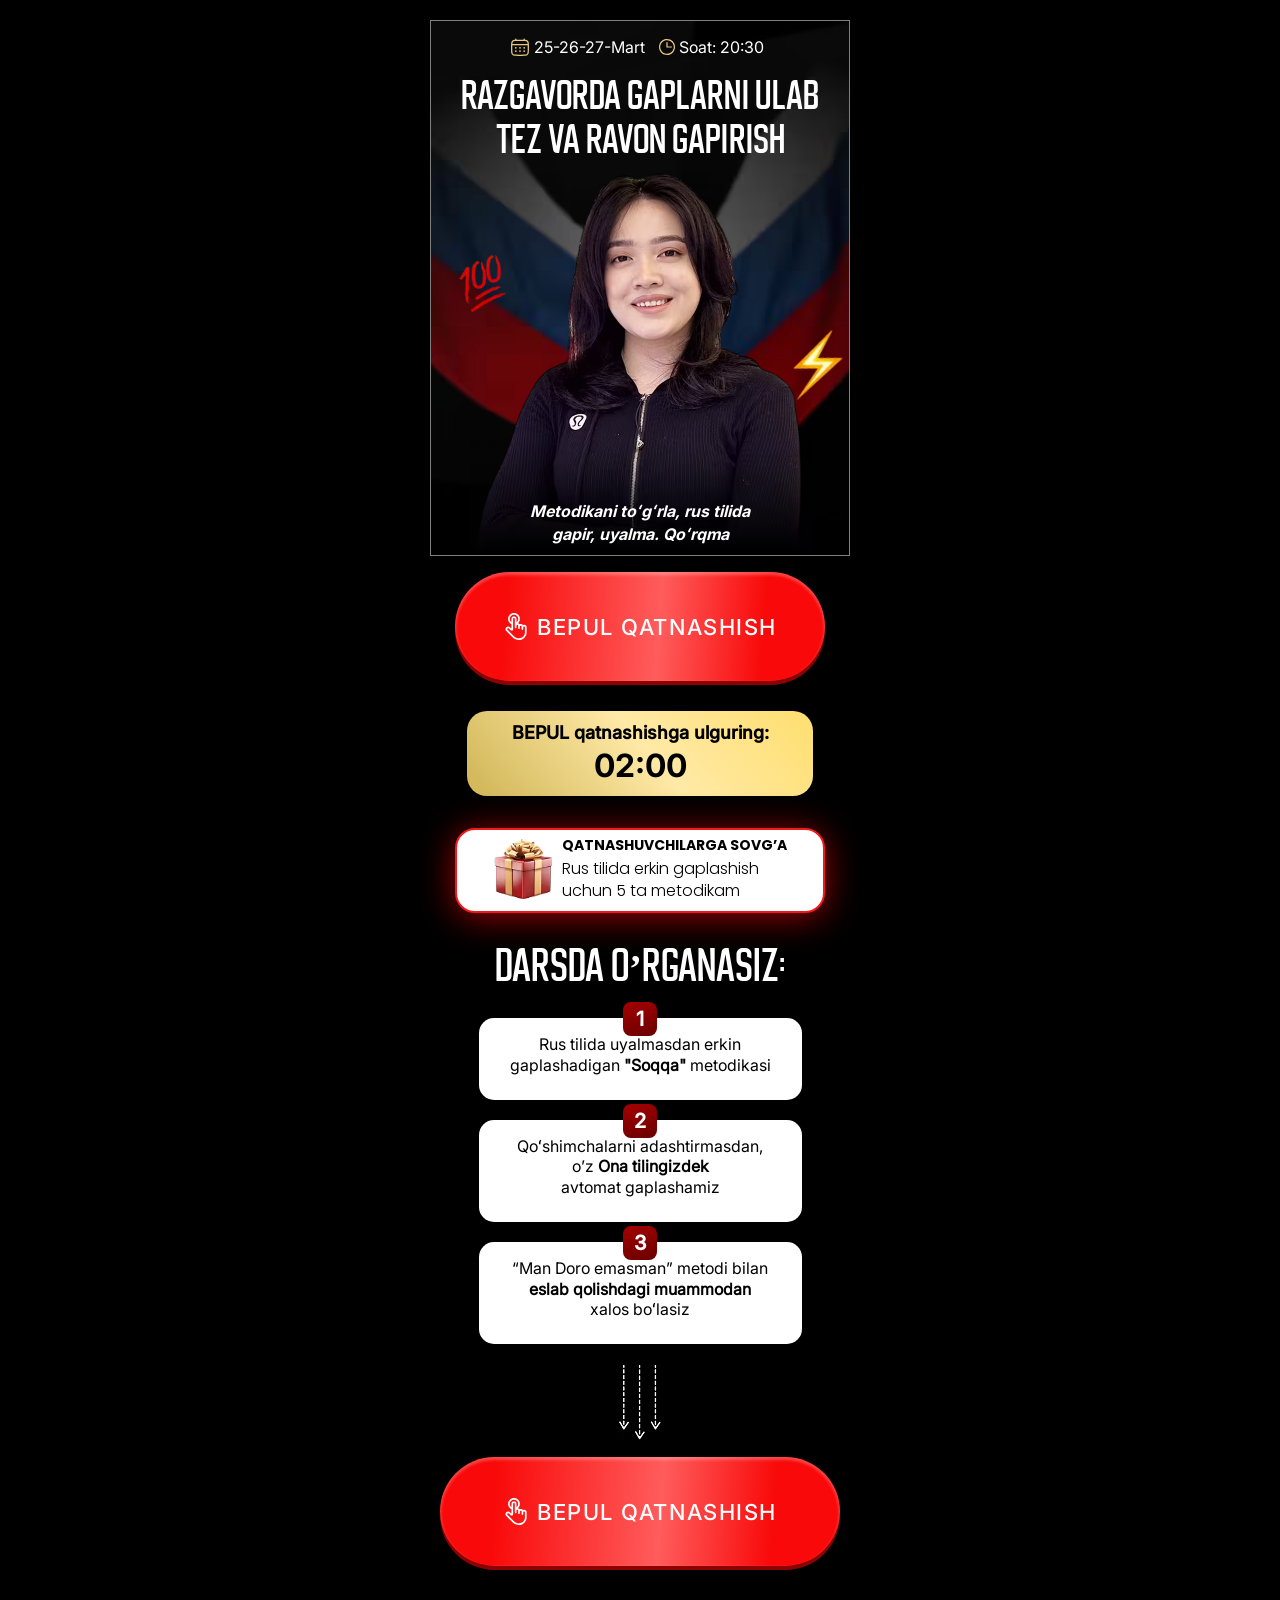
<file: c/index.html>
<!DOCTYPE html>
<html lang="uz">

<head>
  <meta charset="UTF-8">
  <meta name="viewport" content="width=device-width, initial-scale=1.0">
  <title>c</title>
  <style>
    *{margin:0;padding:0;box-sizing:border-box}body{background-color:#000}.container{max-width:420px;margin-left:auto;margin-right:auto;padding-left:25px;padding-right:25px}.header{padding-top:20px;padding-bottom:100px;padding-left:20px;padding-right:20px}.header__container{background-image:url(images/flag.avif);background-repeat:no-repeat;background-size:cover;border:1px solid #7f7f7f;overflow:hidden}.header__texts{display:flex;align-items:center;gap:14px;max-width:261px;width:100%;margin-left:auto;margin-right:auto;padding-top:16px;margin-bottom:15px}.header__text{font-family:InterRegular;font-weight:400;font-size:clamp(12px,4vw,16px);line-height:100%;color:#ffff;display:flex;align-items:center;gap:4px}.title{font-family:Buyan;font-weight:700;font-size:clamp(20px,5vw,34px);line-height:130%;text-align:center;text-transform:uppercase;color:#fff;margin-bottom:5px}.flex{position:relative;display:flex;align-items:center;justify-content:center;flex-direction:column}.full__img{position:absolute;left:clamp(-7px,-8vw,10px);top:70px;object-fit:contain}.logo{object-fit:cover}.flex__text{font-family:InterBold;font-weight:700;font-style:Italic;font-size:16px;line-height:140%;text-align:center;color:#fff;margin-top:-50px;margin-bottom:10px}.energy__img{position:absolute;object-fit:cover;right:-30px;bottom:150px;transform:rotate(-8.6deg)}.btn{display:flex;align-items:center;justify-content:center;gap:7px;font-family:InterMedium,sans-serif;font-weight:500;font-size:clamp(13px,1.5vw + 9px,22px);line-height:100%;letter-spacing:.07em;color:#fff;max-width:400px;width:100%;padding:clamp(20px,4vw + 10px,41px) clamp(20px,3vw + 10px,39px);background:linear-gradient(94.13deg,#f90909 13.8%,#ff5c5c 55.11%,#f90909 83%);box-shadow:0 4px 0 0 #8f0000,0 2px 3px 1px #ffffff40 inset;border-radius:100px;border:none;cursor:pointer;margin-left:auto;margin-right:auto;margin-top:16px;transition:transform .2s ease,box-shadow .2s ease}.center__yellow{max-width:346px;width:100%;background:linear-gradient(229.81deg,#ffdf70 .91%,#ffe9a6 47.68%,rgba(255,223,112,.831373) 94.44%);border:1px solid #fff;padding:10px 0;display:flex;align-items:center;justify-content:center;flex-direction:column;border-radius:20px;border:none;margin-top:30px;margin-left:auto;margin-right:auto;margin-bottom:32px}.center__yellow__text{font-family:InterMedium;font-weight:600;font-size:clamp(12px,4vw,18px);line-height:130%;text-align:center;color:#000}.timer__text{font-family:InterBold;font-weight:700;font-size:32px;line-height:130%;text-align:center;color:#000}.center__flex{background-color:#fff;max-width:373px;width:100%;display:flex;align-items:center;justify-content:center;gap:9px;border-radius:20px;border:none;padding:6px 12px 9px 12px;border:2px solid #f11919;box-shadow:0 4px 35px 0 #c10404cc;margin-bottom:32px}.gift{width:clamp(60px,2vw,84px);height:clamp(60px,2vw,86px);object-fit:cover;margin-left:0}.flex__gift{font-family:PoppinsBold;font-weight:700;font-size:clamp(9px,3vw,14px);line-height:130%;text-transform:uppercase;color:#000;margin-bottom:4px}.flex__text__regular{font-family:PoppinsLight;font-weight:300;font-size:clamp(10px,3vw,16px);line-height:135%}.bottom{margin-left:auto;margin-right:auto}.bottom__title{font-family:Buyan;font-weight:700;font-size:clamp(30px,3vw,42px);line-height:100%;text-transform:uppercase;color:#fff;text-align:center;margin-bottom:35px}.wrapper{max-width:323px;width:100%;display:flex;flex-direction:column;gap:20px;margin-left:auto;margin-right:auto;margin-bottom:16px}.bottom__inner{background-color:#fff;display:flex;flex-direction:column;align-items:center;border-radius:15px;position:relative}.bottom__inner__title{font-family:InterMedium;font-weight:600;font-size:20px;line-height:100%;text-align:center;background:linear-gradient(161.24deg,#a40000 0,#6a0000 100%);width:34px;height:34px;display:flex;align-items:center;justify-content:center;color:#fff;border-radius:8px;position:absolute;top:-16px}.bottom__inner__text{font-family:InterRegular;font-weight:400;font-size:clamp(12px,3vw,16px);line-height:130%;text-align:center;padding-top:16px;padding-bottom:24px}.arrow__img{display:flex;margin-left:auto;margin-right:auto;object-fit:cover}
  </style>
  <link rel="stylesheet" href="./css/main.css" media="print" onload="this.media='all'" />
  <noscript>
    <link rel="stylesheet" href="./css/main.css" />
  </noscript>
  <meta name="description"
    content="Only News bilan kunning eng muhim yangiliklarini qisqa, tez va foydali formatda oling.">
</head>

<body>

  <header class="header">
    <div class="header__container container">
      <div class="header__texts">
        <p class="header__text"><img src="./images/calendar.svg" alt="CalendarImg" width="20" height="20" loading="lazy"
            decoding="async">25-26-27-Mart</p>
        <p class="header__text"><img src="./images/time.svg" alt="Time" width="16" height="16" loading="lazy"
            decoding="async">Soat: 20:30</p>
      </div>
      <h2 class="title">RAZGAVORDA GAPLARNI ULAB TEZ VA RAVON GAPIRISH</h2>
      <div class="flex">
        <img src="./images/💯.avif" alt="Img" class="full__img" width="68" height="95" fetchpriority="high"
          decoding="async">
        <img src="./images/logo.avif" alt="logoImg" class="logo" width="341" height="385" fetchpriority="high"
          decoding="async">
        <p class="flex__text">Metodikani toʻgʻrla, rus tilida <br> gapir, uyalma. Qoʻrqma</p>
        <img src="./images/⚡️.avif" alt="Img" class="energy__img" width="72" height="80" fetchpriority="high"
          decoding="async">
      </div>
    </div>
    <div class="center container">
      <button class="btn" id="open">
        <img src="./images/submit.svg" alt="submit" width="27" height="27" loading="lazy" decoding="async"> BEPUL
        QATNASHISH
      </button>
      <div class="center__yellow">
        <p class="center__yellow__text">BEPUL qatnashishga ulguring:</p>
        <div class="timer">
          <p class="timer__text" id="timer">04:59</p>
        </div>
      </div>
      <div class="center__flex">
        <img src="./images/dift.avif" alt="GistImg" width="84" height="86" loading="lazy" decoding="async" class="gift">
        <div>
          <p class="flex__gift">Qatnashuvchilarga sovg’a</p>
          <p class="flex__text__regular"> Rus tilida erkin gaplashish <br> uchun 5 ta metodikam</p>
        </div>
      </div>
    </div>
    <div class="bottom container">
      <h2 class="bottom__title">Darsda o’rganasiz:</h2>
      <div class="wrapper">
        <div class="bottom__inner">
          <h4 class="bottom__inner__title">1</h4>
          <p class="bottom__inner__text">Rus tilida uyalmasdan erkin <br> gaplashadigan <b>"Soqqa"</b> metodikasi</p>
        </div>
        <div class="bottom__inner">
          <h4 class="bottom__inner__title">2</h4>
          <p class="bottom__inner__text">Qoʻshimchalarni adashtirmasdan, <br> o’z <b> Ona tilingizdek</b> <br>
            avtomat gaplashamiz</p>
        </div>
        <div class="bottom__inner">
          <h4 class="bottom__inner__title">3</h4>
          <p class="bottom__inner__text">“Man Doro emasman” metodi bilan <br> <b> eslab qolishdagi muammodan</b> <br> xalos boʻlasiz</p>
        </div>
      </div>
    </div>
    <img src="./images/arrow.avif" alt="arrowImg" width="47" height="81" loading="lazy" decoding="async"
      class="arrow__img">
    <button class="btn" id="open">
      <img src="./images/submit.svg" alt="submit" width="27" height="27" loading="lazy" decoding="async"> BEPUL
      QATNASHISH
    </button>
  </header>

    <div id="registrationModal" class="homeModal" style="display: none">
    <div class="homeModalOverlay"></div>
    <div class="homeFormContainer">
      <button class="closeButton" id="closeModalBtn">
        <svg xmlns="http://www.w3.org/2000/svg" width="16" height="16" viewBox="0 0 12 12" fill="none">
          <path d="M1 11L11 1M1 1.00001L11 11" stroke="currentColor" stroke-width="1.5" stroke-linecap="round" />
        </svg>
      </button>
      <div class="homeFormTop">
        <h1 class="homeFormTopTitle">
          Ro'yxatdan o'tish uchun <br> ma'lumotlaringizni kiriting!
        </h1>
      </div>
      <form id="registrationForm" name="contact-form">
        <div class="HomeFormRow">
          <label class="HomeFormRowLabel" for="name">Ismingiz:</label>
          <input class="HomeFormRowInput" type="text" id="name" name="name" placeholder="Ismingizni kiriting"
            autocomplete="name" />
          <p class="homeFormErrorText" id="nameError" style="display: none">❌ Ismingizni kiriting!</p>
        </div>

        <div class="HomeFormRow">
          <label class="HomeFormRowLabel" for="phone">Telefon raqamingiz:</label>
          <div class="phone-input-container">
            <button type="button" class="selected-country" id="selectedCountry">
              
              <span class="selected-code" id="selectedCountryCodeText">+998</span>
            </button>
            <div class="country-dropdown" id="countryDropdown" style="display:none"></div>
            <div class="phone-field" style="flex: 1;">
              <input class="HomeFormRowInput phone-input" type="tel" id="phone" name="phone" inputmode="numeric"
                placeholder="88 888 88 88" autocomplete="tel"
                style="border: none; background-color: transparent; padding-left: 5px; width: 100%;" />
            </div>
          </div>
          <p class="homeFormErrorText" id="phoneError" style="display:none">❌ Telefon raqam mos emas!</p>
        </div>

        <button type="submit" class="HomeFormBtn" id="submitBtn">DAVOM ETISH</button>
      </form>
    </div>
  </div>

  <script src="./js/app.js"></script>
  <script src="./js/phoneFormatter.js"></script>
  <script src="./js/thankYou.js"></script>
</body>

</html>
</file>
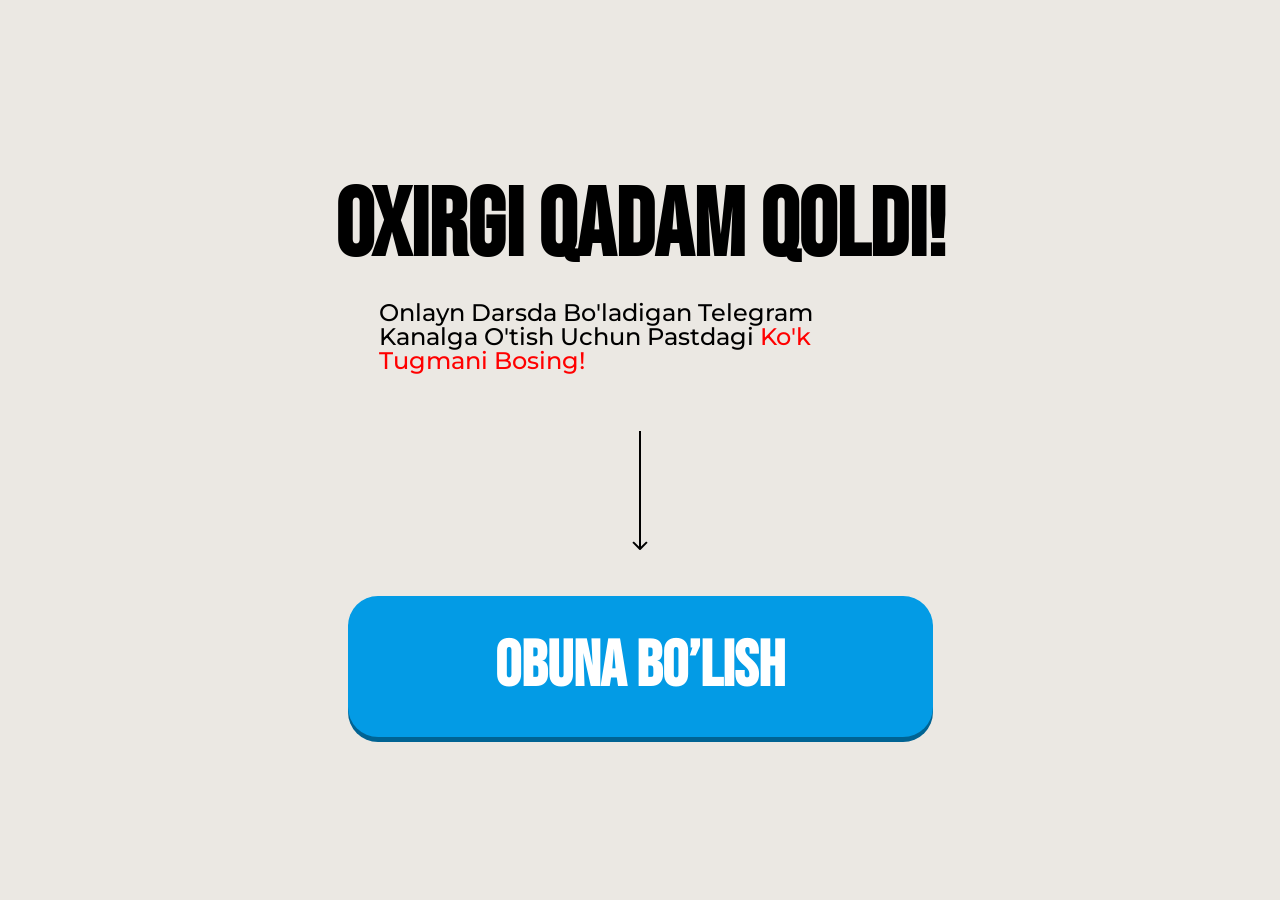
<file: b/thankYou.html>
<!DOCTYPE html>
<html lang="uz">
<head>
  <meta charset="UTF-8" />
  <meta name="viewport" content="width=device-width, initial-scale=1.0" />
  <title>Obuna Bo'lish</title>
  <style>* {margin: 0;padding: 0;box-sizing: border-box;}.header {padding-top: 0px;padding-bottom: 0px;background-color: #ebe8e3;min-height: 100vh;padding-top: 180px;}.header-container {margin-left: auto;margin-right: auto;max-width: 671px;width: 100%;display: flex;background-repeat: no-repeat;padding-left: 20px;padding-right: 20px;}.hero-left {max-width: 903px;width: 100%;display: flex;flex-direction: column;align-items: center;}.hero-title {font-family: "Bebas Neue", sans-serif;font-weight: 700;font-size: 96px;line-height: 100%;letter-spacing: 0%;text-align: center;margin-bottom: 25px;text-transform: uppercase;max-width: 622px;}.hero-text {font-family: "Montserrat", sans-serif;font-weight: 500;font-size: 24px;line-height: 100%;letter-spacing: 0%;margin-bottom: 58px;max-width: 522px;}.hero-text>span {color: #ff0000;}.hero-btn-box {max-width: 585px;width: 100%;}.hero-img {text-align: center;align-items: center;justify-content: center;margin-bottom: 46px;display: flex;margin-left: auto;margin-right: auto;}.hero-btn {display: flex;align-items: center;justify-content: center;font-family: "Bebas Neue", sans-serif;font-weight: 700;font-size: 64px;line-height: 100%;text-align: center;padding: 39px 0px 38px 0px;background-color: #039BE5; box-shadow: 0px 5px 0px 0px #006393;color: white;border-radius: 30px;max-width: 585px;width: 100%;border: none;text-transform: uppercase;margin-bottom: 42px;text-decoration: none;max-height: 142px;}.hero-box {padding: 0 35px 0 20px;border-radius: 10px;border: 1px solid #bcbcbc;background-color: #fff;max-width: 585px;width: 100%;display: flex;align-items: center;gap: 12px;}.hero-box-text {font-family: "Montserrat", sans-serif;font-weight: 600;font-size: 16px;line-height: 100%;letter-spacing: 0%;}.img {display: none;}.hero-box-img {width: 70px;min-height: 70px;}@media (max-width: 500px) {.header {padding-top: 30%;padding-bottom: 0px;background-image: none;}.hero-left {display: block;}.header-container {margin-left: auto;margin-right: auto;text-align: center;padding-left: 10px;padding-right: 10px;}.hero-title {font-weight: 700;font-size: 40px;line-height: 100%;letter-spacing: 0%;text-align: center;margin-bottom: 5px;}.hero-text {font-weight: 500;font-size: 14px;line-height: 100%;letter-spacing: 0%;margin-bottom: 28px;max-width: 355px;width: 100%;margin-left: auto;margin-right: auto;}.hero-img {margin-bottom: 24px;height: 69px;}.hero-btn {font-weight: 700;font-size: 32px;line-height: 100%;letter-spacing: 0%;text-align: center;padding: 23px 0px 20px 0px;border-radius: 30px;max-width: 345px;width: 100%;margin-left: auto;margin-right: auto;margin-bottom: 25px;}.hero-box {padding: 5px 10px 10px 9px;border-radius: 10px;text-align: left;max-width: 372px;margin-left: auto;margin-right: auto;}.hero-box-img {max-width: 41px;width: 41px;min-width: 41px;height: auto;object-fit: contain;min-height: 40px;}.hero-box-text {font-weight: 600;font-size: 11px;line-height: 130%;letter-spacing: 0%;padding-top: 3px;padding-bottom: 2px;}.img {display: flex;max-width: 632px;width: 100%;margin-left: auto;margin-right: auto;width: 100%;object-fit: cover;height: auto;}}.footer {padding-top: 25px;padding-bottom: 25px;background-color: black;}.footer__container {display: flex;align-items: center;justify-content: center;}.footer__link {color: white;font-size: 16px;font-weight: 400;font-family: sans-serif;text-decoration: none;b {font-weight: 700;text-decoration: underline;}}</style>
  <link rel="preload" href="https://fonts.googleapis.com/css2?family=Bebas+Neue" as="style" />
  <link rel="preload" href="https://fonts.googleapis.com/css2?family=Montserrat:wght@500;600;700" as="style" />
  <link href="https://fonts.googleapis.com/css2?family=Bebas+Neue&family=Montserrat:wght@500;600;700&display=swap" rel="stylesheet" />
  <meta name="facebook-domain-verification" content="mfv7rxk1x52m74u5ntl4uczo7xzr1r" />
</head>
<body>
  <section class="header">
    <div class="header-container">
      <div class="hero-left">
        <h2 class="hero-title">oxirgi qadam qoldi!</h2>
        <p class="hero-text">
         Onlayn Darsda Bo'ladigan Telegram Kanalga O'tish Uchun Pastdagi <span>Ko'k Tugmani Bosing!</span>
        </p>
        <div class="hero-btn-box">
          <img class="hero-img" src="./images/thankyou.svg" alt="Arrow icon" />
          <a href="#" class="hero-btn thankYouBtn">obuna bo’lish</a>
        </div>
      </div>
    </div>
  </section>
  <script defer src="./js/thankYou.js"></script>
</body>

</html>
</file>
<file: c/css/main.css>
@font-face {
	font-family: InterRegular;
	src: url(../fonts/Inter/Inter_18pt-Regular.woff2);
	font-display: swap;
}

@font-face {
	font-family: InterMedium;
	src: url(../fonts/Inter/Inter_18pt-Medium.woff2);
	font-display: swap;
}

@font-face {
	font-family: InterBold;
	src: url(../fonts/Inter/Inter_18pt-Bold.woff2);
	font-display: swap;
}

@font-face {
	font-family: Buyan;
	src: url(../fonts/Buyan/yubuyan-bold.woff2);
	font-display: swap;
}

@font-face {
	font-family: PoppinsLight;
	src: url(../fonts/Poppins/Poppins-Light.woff2);
	font-display: swap;
}

@font-face {
	font-family: PoppinsBold;
	src: url(../fonts/Poppins/Poppins-Bold.woff2);
	font-display: swap;
}

.homeModal, .homeModalOverlay {position: fixed;top: 0;height: 100vh;width: 100%;left: 0;}.homeModal {z-index: 30;justify-content: center;align-items: center;display: flex;}.homeModalOverlay {background-color: rgba(0, 0, 0, 0.3);backdrop-filter: blur(5px);}.homeFormContainer {position: relative;z-index: 30;background-color: #fff;color: #000;border-radius: 8px;padding: 20px 40px 40px;width: 100%;max-width: 520px;box-shadow: 0 4px 12px rgba(0, 0, 0, 0.1);margin: 0 20px;position: fixed;top: 50%;left: 50%;transform: translate(-50%, -50%);}.homeFormTop {display: flex;justify-content: space-between;}.homeFormTopTitle {font-family: Inter, sans-serif;font-size: clamp(21px, 6.6vw, 24px);margin: 0 0 20px;color: #000;font-weight: 600;text-align: center;margin-left: auto;margin-right: auto;}.closeButton {background: 0 0;border: none;cursor: pointer;padding: 4px;justify-content: center;align-items: center;display: flex;position: absolute;top: 20px;right: 20px;color: #000;}.homeFormErrorText {color: #e53e3e;margin-bottom: 12px;font-size: 14px;font-family: system-ui, -apple-system, BlinkMacSystemFont, "Segoe UI", sans-serif;padding-top: 5px;padding-bottom: 5px;}.HomeFormRowInput, .HomeFormRowLabel {font-family: system-ui, -apple-system, BlinkMacSystemFont, "Segoe UI", sans-serif;font-size: 18px;}.HomeFormRow {margin-bottom: 20px;}.HomeFormRowLabel {display: block;margin-bottom: 6px;color: #000;}.HomeFormRowInput {width: 100%;padding: 10px 16px;border: 1px solid #c9c9c9;min-height: 48px;background-color: #f3f7f8;border-radius: 6px;font-weight: 400;outline: 0;height: 50px;transition: border-color 0.2s;}.HomeFormRowInput:focus {border-color:linear-gradient(90deg, #674529 0%, #885a35 51.92%, #674529 100%);transition: 0.3s;}.HomeFormRowInput::placeholder {color: #aaa;}.HomeFormBtn {font-family: sans-serif;height: 60px;width: 100%;cursor: pointer;border-radius: 10px;background: linear-gradient(90deg, #674529 0%, #885a35 51.92%, #674529 100%);transition: 0.3s;font-weight: 700;font-size: 28px;color: white;text-transform: uppercase;border: none;position: relative;display: flex;align-items: center;justify-content: center;}.phone-input-container {display: flex;align-items: center;position: relative;border: 1px solid #c9c9c9;background-color: transparent;border-radius: 6px;}.phone-input-container:focus {border-color: #e71f1f;}.selected-code {display: flex;margin-left: 10px;}.country-selector {position: relative;margin-right: 10px;}.selected-country {display: flex;align-items: center;padding: 10px;padding-right: 0;border-radius: 6px;cursor: pointer;min-height: 50px;font-family: sans-serif !important;font-size: 18px;font-weight: 400 !important;min-width: max-content;border: none;background-color: transparent;}.country-dropdown {position: absolute;top: 110%;left: 0;width: 100%;background-color: #fff;border: 1px solid #c9c9c9;border-radius: 6px;box-shadow: 0 4px 12px rgba(0, 0, 0, 0.1);z-index: 40;max-height: 200px;overflow-y: auto;font-family: sans-serif !important;font-weight: 400 !important;}.country-option {display: flex;justify-content: space-between;align-items: center;padding: 10px;cursor: pointer;font-family: sans-serif;font-weight: 400 !important;}.country-option:hover {background-color: #f3f7f8;}.country-option.selected {background-color: #e6f0fa;}@media screen and (max-width: 768px) {.homeFormContainer {max-width: 100%;padding: 80px 20px 20px;margin: 0;border-radius: 6px;height: 100vh;}.homeFormTopTitle {text-align: center;max-width: 408px;margin-left: auto;margin-right: auto;font-weight: 700;margin-bottom: 15px;}.homeFormTop {flex-direction: column;align-items: flex-start;}.closeButton {width: 100%;height: 50px;background-color: #000;color: #fff;padding-right: 20px;top: 0;left: 0;justify-content: end;}.homeFormErrorText {font-size: 12px;margin-bottom: 8px;}.HomeFormRowLabel {margin-bottom: 6px;}.HomeFormRowInput {padding: 0 12px;min-height: 40px;background-color: transparent;}.HomeFormRowInput::placeholder {color: #a3a3a3;}.HomeFormBtn {font-size: 18px;font-weight: 700;margin-top: 24px;}}@media screen and (max-width: 480px) {.homeFormContainer {max-width: 100%;padding: 80px 20px 20px;margin: 0;border-radius: 6px;height: 100vh;}.homeFormTopTitle {text-align: center;margin: 0 auto 15px;}.homeFormErrorText {font-size: 12px;margin-bottom: 8px;}.HomeFormRowLabel {margin-bottom: 6px;}.HomeFormRowInput {padding: 0 12px;min-height: 40px;background-color: transparent;border-radius: 10px;}.HomeFormRowInput::placeholder {color: #a3a3a3;}.HomeFormBtn {font-size: 16px;padding: 10px 0;margin-top: 24px;height: 50px;}}
/* 
* {
	margin: 0;
	padding: 0;
	box-sizing: border-box;
}

body {
	background-color: #000000;
}

.container {
	max-width: 420px;
	margin-left: auto;
	margin-right: auto;
	padding-left: 25px;
	padding-right: 25px;
}

.header {
	padding-top: 20px;
	padding-bottom: 100px;
	padding-left: 20px;
	padding-right: 20px;
}
.header__container {
	background-image: url(../images/flag.avif);
	background-repeat: no-repeat;
	background-size: cover;
	border: 1px solid #7f7f7f;
	overflow: hidden;
}
.header__texts {
	display: flex;
	align-items: center;
	gap: 14px;
	max-width: 261px;
	width: 100%;
	margin-left: auto;
	margin-right: auto;
	padding-top: 16px;
	margin-bottom: 15px;
}
.header__text {
	font-family: InterRegular;
	font-weight: 400;
	font-size: clamp(12px, 4vw, 16px);
	line-height: 100%;
	color: #ffff;
	display: flex;
	align-items: center;
	gap: 4px;
}
.title {
	font-family: Buyan;
	font-weight: 700;
	font-size: clamp(20px, 5vw, 34px);
	line-height: 130%;
	text-align: center;
	text-transform: uppercase;
	color: #ffffff;
	margin-bottom: 5px;
}
.flex {
	position: relative;
	display: flex;
	align-items: center;
	justify-content: center;
	flex-direction: column;
}
.full__img {
	position: absolute;
	left: clamp(-7px, -8vw, 10px);
	top: 70px;
	object-fit: contain;
}
.logo {
	object-fit: cover;
}
.flex__text {
	font-family: InterBold;
	font-weight: 700;
	font-style: Italic;
	font-size: 16px;
	line-height: 140%;
	text-align: center;
	color: #ffffff;
	margin-top: -50px;
	margin-bottom: 10px;
}
.energy__img {
	position: absolute;
	object-fit: cover;
	right: -30px;
	bottom: 150px;
	transform: rotate(-8.6deg);
}

.btn {
  display: flex;
  align-items: center;
  justify-content: center;
  gap: 7px;
  font-family: InterMedium, sans-serif;
  font-weight: 500;
  font-size: clamp(13px, 1.5vw + 9px, 22px);
  line-height: 100%;
  letter-spacing: 0.07em;
  color: #ffffff;
  max-width: 400px;
  width: 100%;
  padding: clamp(20px, 4vw + 10px, 41px) clamp(20px, 3vw + 10px, 39px);
  background: linear-gradient(
    94.13deg,
    #f90909 13.8%,
    #ff5c5c 55.11%,
    #f90909 83%
  );
  box-shadow: 0px 4px 0px 0px #8f0000, 
              0px 2px 3px 1px #ffffff40 inset;
              
  border-radius: 100px;
  border: none;
  cursor: pointer;
  margin-left: auto;
  margin-right: auto;
  margin-top: 16px;

  transition: transform 0.2s ease, box-shadow 0.2s ease;
}
.center__yellow {
	max-width: 346px;
	width: 100%;
	background: linear-gradient(
		229.81deg,
		#ffdf70 0.91%,
		#ffe9a6 47.68%,
		rgba(255, 223, 112, 0.831373) 94.44%
	);
	border: 1px solid #ffffff;
	padding: 10px 0;
	display: flex;
	align-items: center;
	justify-content: center;
	flex-direction: column;
	border-radius: 20px;
	border: none;
	margin-top: 30px;
	margin-left: auto;
	margin-right: auto;
	margin-bottom: 32px;
}
.center__yellow__text {
	font-family: InterMedium;
	font-weight: 600;
	font-size: clamp(12px, 4vw, 18px);
	line-height: 130%;
	text-align: center;
	color: #000000;
}
.timer__text {
	font-family: InterBold;
	font-weight: 700;
	font-size: 32px;
	line-height: 130%;
	text-align: center;
	color: #000000;
}
.center__flex {
	background-color: #ffffff;
	max-width: 373px;
	width: 100%;
	display: flex;
	align-items: center;
	justify-content: center;
	gap: 9px;
	border-radius: 20px;
	border: none;
	padding: 6px 12px 9px 12px;
	border: 2px solid #f11919;
	box-shadow: 0px 4px 35px 0px #c10404cc;
	margin-bottom: 32px;
}

.gift {
	width: clamp(60px, 2vw, 84px);
	height: clamp(60px, 2vw, 86px);
	object-fit: cover;
	margin-left: 0;
}

.flex__gift {
	font-family: PoppinsBold;
	font-weight: 700;
	font-size: clamp(9px, 3vw, 14px);
	line-height: 130%;
	text-transform: uppercase;
	color: #000000;
	margin-bottom: 4px;
}
.flex__text__regular {
	font-family: PoppinsLight;
	font-weight: 300;
	font-size: clamp(10px, 3vw, 16px);
	line-height: 135%;
}
.bottom {
	margin-left: auto;
	margin-right: auto;
}
.bottom__title {
	font-family: Buyan;
	font-weight: 700;
	font-size: clamp(30px, 3vw, 42px);
	line-height: 100%;
	text-transform: uppercase;
	color: #ffffff;
	text-align: center;
	margin-bottom: 35px;
}
.wrapper {
	max-width: 323px;
	width: 100%;
	display: flex;
	flex-direction: column;
	gap: 20px;
	margin-left: auto;
	margin-right: auto;
	margin-bottom: 16px;
}
.bottom__inner {
	background-color: #ffffff;
	display: flex;
	flex-direction: column;
	align-items: center;
	border-radius: 15px;
	position: relative;
}
.bottom__inner__title {
	font-family: InterMedium;
	font-weight: 600;
	font-size: 20px;
	line-height: 100%;
	text-align: center;
	background: linear-gradient(161.24deg, #A40000 0%, #6A0000 100%);
	width: 34px;
	height: 34px;
	display: flex;
	align-items: center;
	justify-content: center;
	color: white;
	border-radius: 8px;
	position: absolute;
	top: -16px;
}
.bottom__inner__text {
	font-family: InterRegular;
	font-weight: 400;
	font-size: clamp(12px, 3vw, 16px);
	line-height: 130%;
	text-align: center;
	padding-top: 16px;
	padding-bottom: 24px;
}
.arrow__img {
	display: flex;
	margin-left: auto;
	margin-right: auto;
	object-fit: cover;
} */
</file>
